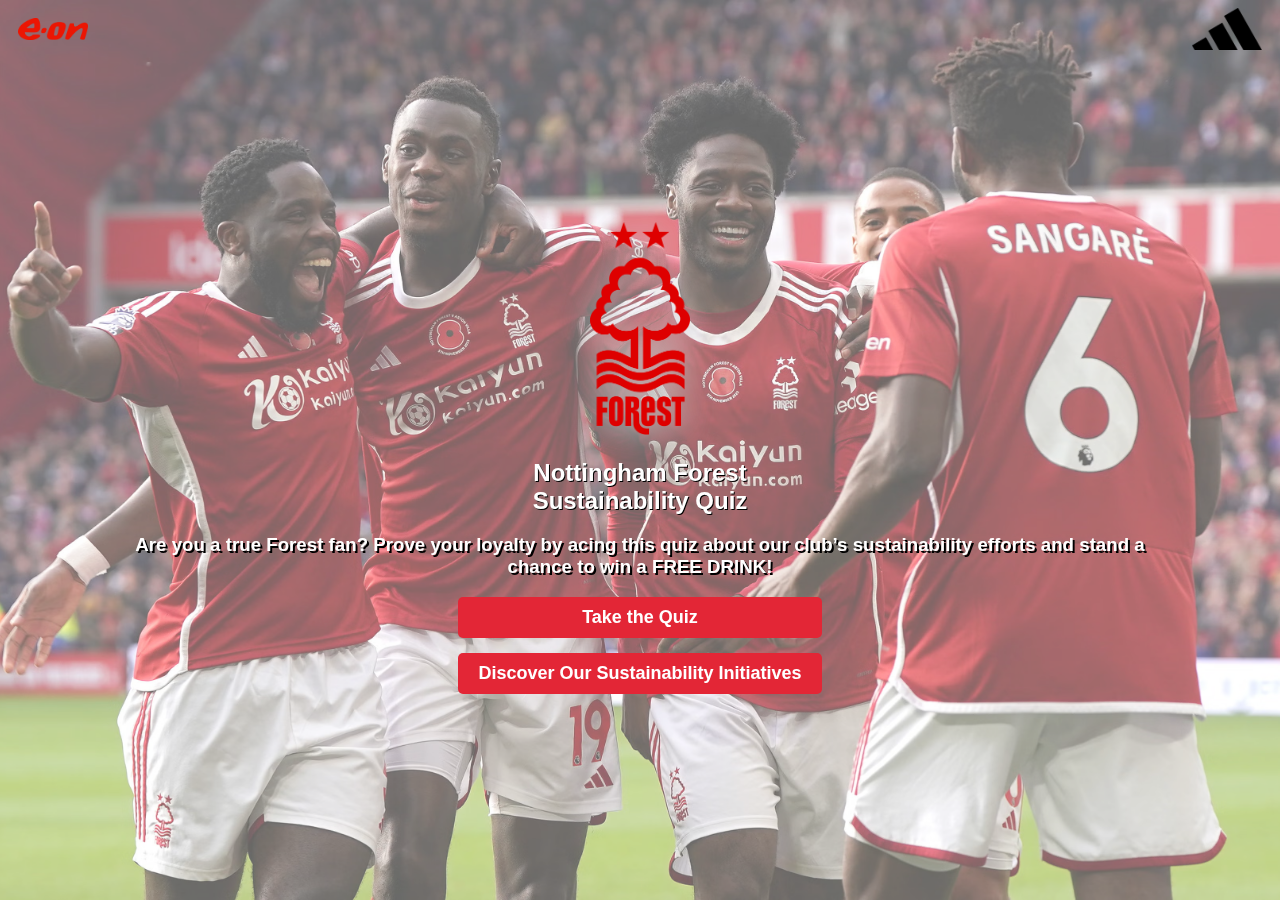
<file: index.html>
<!DOCTYPE html>
<html lang="en">
<head>
  <meta charset="UTF-8">
  <meta name="viewport" content="width=device-width, initial-scale=1.0">
  <title>Sustainability Quiz</title>
  <style>
    .bg-image {
      position: fixed;          /* 스크롤해도 화면에 고정 */
      top: 0; 
      left: 0;
      width: 100%;
      height: 100%;
      background: url("./background.jpg") no-repeat center center; /* 로컬 이미지 사용 예시 */
      background-size: cover;
      opacity: 0.6;             /* 이미지만 투명도 0.5 */
      z-index: -1;             /* 콘텐츠보다 뒤에 깔기 위해 음수 Z-인덱스 사용 */
    }

    .content { 
      font-family: Arial, sans-serif;
      margin: 0;
      padding: 0;
      display: flex;
      flex-direction: column;
      align-items: center;
      justify-content: center;
      min-height: 100vh;
      /* background-color: #e6f1fc; */
      color: #e32636;
    }

    .logo {
      text-align: center;
      margin-bottom: 20px;
    }

    .logo img {
      width: 100px;
      height: auto;
    }

    .title {
      font-size: 24px;
      font-weight: bold;
      /* margin-bottom: 10px; */
    }

    .button-container {
      display: flex;
      flex-direction: column;
      gap: 15px;
    }

    button {
      padding: 10px 20px;
      font-size: 18px;
      font-weight: bold;
      color: #fff;
      background-color: #e32636;
      border: none;
      border-radius: 5px;
      cursor: pointer;
      text-align: center;
      transition: background-color 0.3s ease;
    }

    button:hover {
      background-color: red;
    }

    .left-img {
      float: left; /* 왼쪽에 배치 */
      margin-top: 10px;
      margin-left: 10px; /* 이미지 오른쪽 여백 (선택 사항) */
    }
    .right-img {
      float: right; /* 오른쪽에 배치 */
      margin-right: 10px; /* 이미지 왼쪽 여백 (선택 사항) */
    }
    .logo-img {
      filter: drop-shadow(0px 2px 15px #c3c3c3);
    }
  </style>
</head>
<body>
  <div class="bg-image"></div>
  <img class="left-img" src="./Logo_E.ON.svg.png" alt="왼쪽 이미지" width="70" />
  <img class="right-img" src="./Adidas_2022_logo.svg.png" alt="오른쪽 이미지" width="70" />
  <div class="content">
    <div class="logo">
      <img class="logo-img" src="./Nottingham_Forest_F.C._logo.png" alt="Forest Logo">
    </div>
    <div class="title" style="text-align: center; color:white; text-shadow: 1px 1px black;">Nottingham Forest<br>Sustainability Quiz</div>
    <h3 style="text-align: center; color: white; padding-left: 20px; padding-right: 20px; text-shadow: 2px 2px black;">Are you a true Forest fan? Prove your loyalty by acing this quiz about our club’s sustainability efforts and stand a chance to win a FREE DRINK!</h3>
    <div class="button-container">
      <button onclick="startQuiz()">Take the Quiz</button>
      <button onclick="viewResults()">Discover Our Sustainability Initiatives</button>
      <!-- <button onclick="viewInfos()">Informations</button> -->
    </div>
  </div>
  <script>
    function startQuiz() {
        window.location.href = "./game.html";
    }

    function viewResults() {
        window.location.href = "https://www.nottinghamforest.co.uk/club-information/sustainability/";
    }

    function viewInfos() {
        window.location.href = "./informations.html";
    }
  </script>
</body>
</html>
</file>
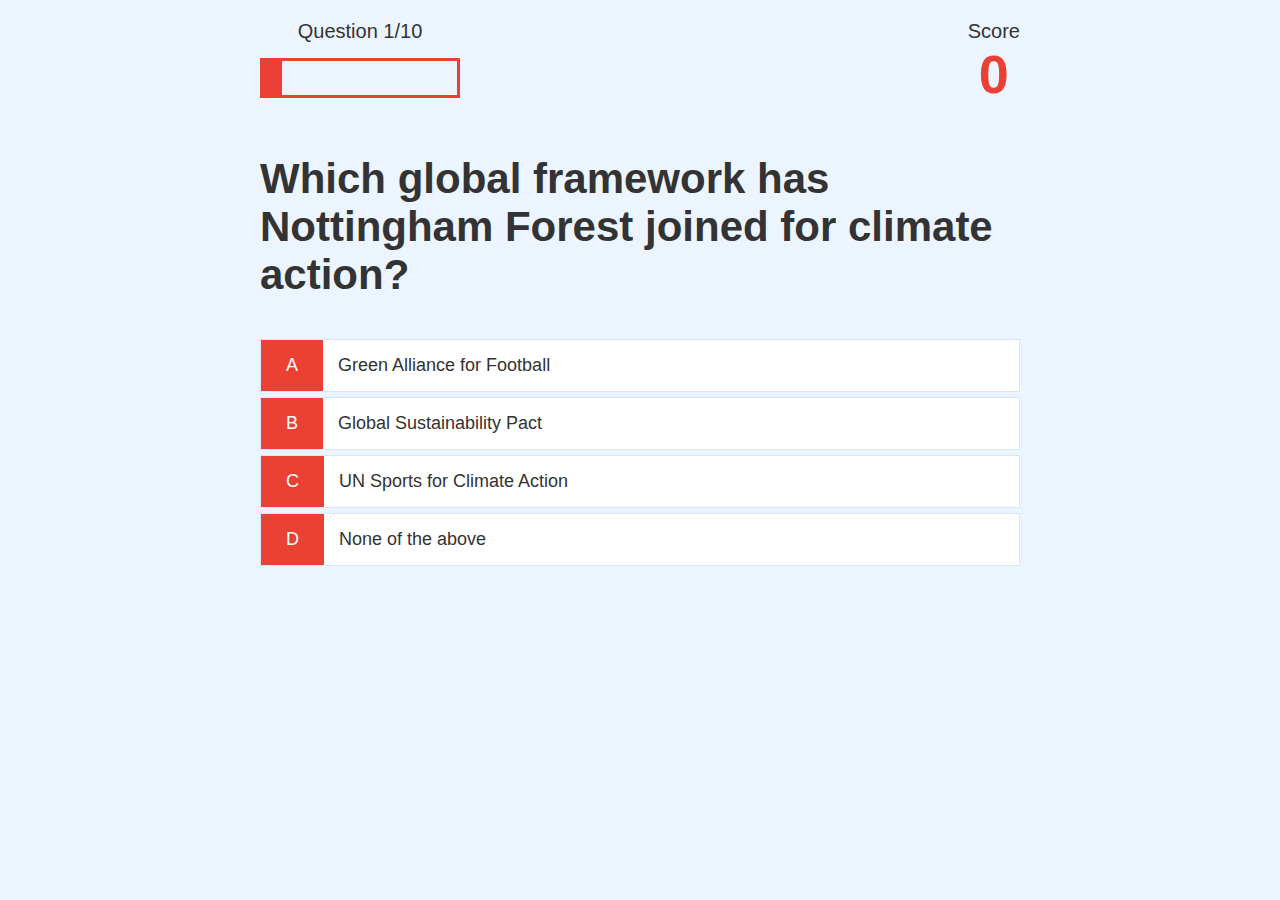
<file: game.html>
<!DOCTYPE html>
<html lang="en">
  <head>
    <meta charset="UTF-8" />
    <meta name="viewport" content="width=device-width, initial-scale=1.0" />
    <meta http-equiv="X-UA-Compatible" content="ie=edge" />
    <title>Quick Quiz - Play</title>
    <link rel="stylesheet" href="app.css" />
    <link rel="stylesheet" href="game.css" />
  </head>
  <body>
    <div class="container">
      <div id="loader"></div>
      <div id="game" class="justify-center flex-column hidden">
        <div id="hud">
          <div id="hud-item">
            <p id="progressText" class="hud-prefix">
              Question
            </p>
            <div id="progressBar">
              <div id="progressBarFull"></div>
            </div>
          </div>
          <div id="hud-item">
            <p class="hud-prefix">
              Score
            </p>
            <h1 class="hud-main-text" id="score">
              0
            </h1>
          </div>
        </div>
        <h2 id="question"></h2>
        <div class="choice-container">
          <p class="choice-prefix">A</p>
          <p class="choice-text" data-number="1"></p>
        </div>
        <div class="choice-container">
          <p class="choice-prefix">B</p>
          <p class="choice-text" data-number="2"></p>
        </div>
        <div class="choice-container">
          <p class="choice-prefix">C</p>
          <p class="choice-text" data-number="3"></p>
        </div>
        <div class="choice-container">
          <p class="choice-prefix">D</p>
          <p class="choice-text" data-number="4"></p>
        </div>
      </div>
    </div>
    <script src="game.js"></script>
    <script>
      function goBack() {
        window.history.back();
      }
    </script>
  </body>
</html>
</file>
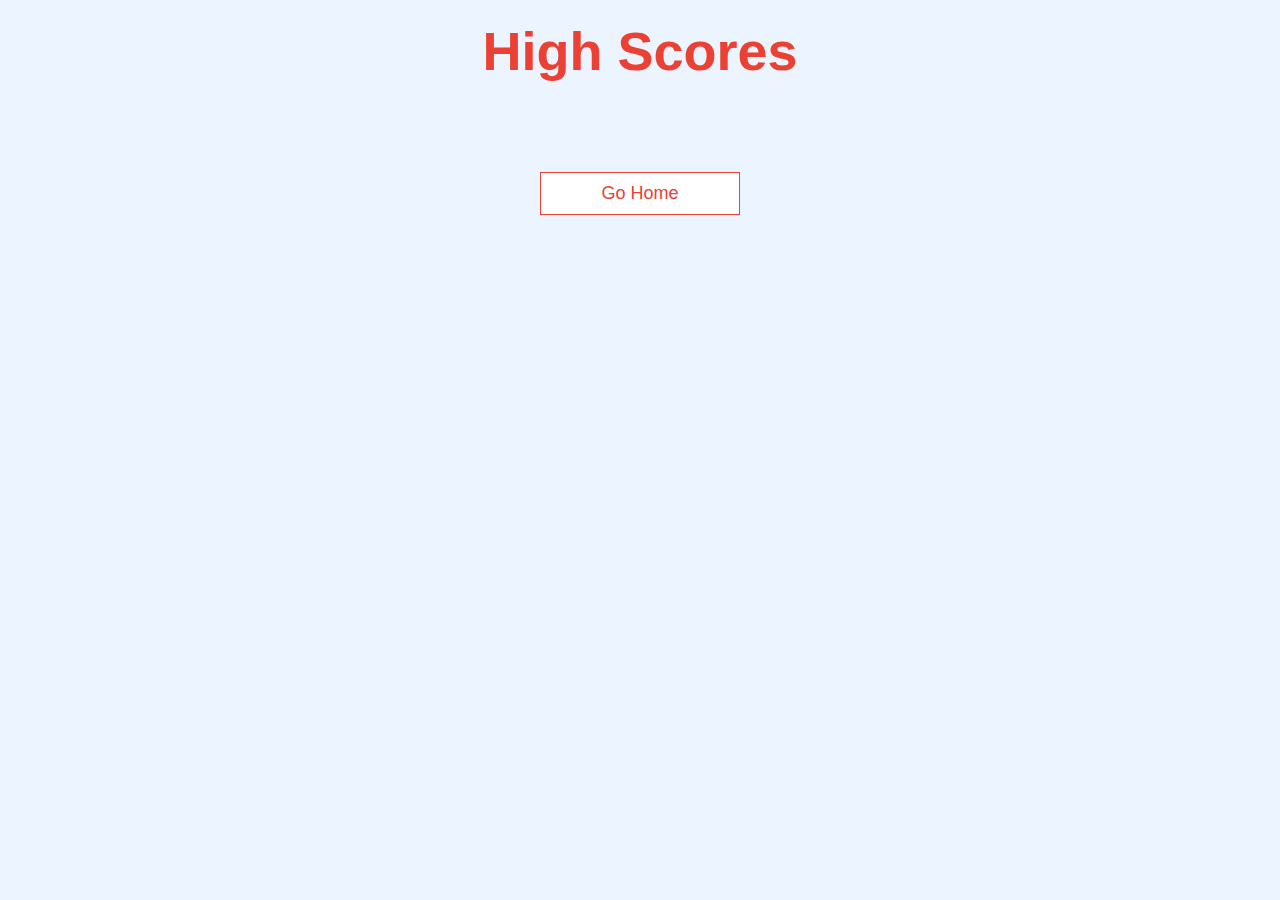
<file: highscores.html>
<!DOCTYPE html>
<html lang="en">
  <head>
    <meta charset="UTF-8" />
    <meta name="viewport" content="width=device-width, initial-scale=1.0" />
    <meta http-equiv="X-UA-Compatible" content="ie=edge" />
    <title>High Scores</title>
    <link rel="stylesheet" href="app.css" />
    <link rel="stylesheet" href="highscores.css" />
  </head>
  <body>
    <div class="container">
      <div id="highScores" class="flex-center flex-column">
        <h1 id="finalScore">High Scores</h1>
        <ul id="highScoresList"></ul>
        <a class="btn" href="./index.html">Go Home</a>
      </div>
    </div>
    <script src="highscores.js"></script>
  </body>
</html>
</file>
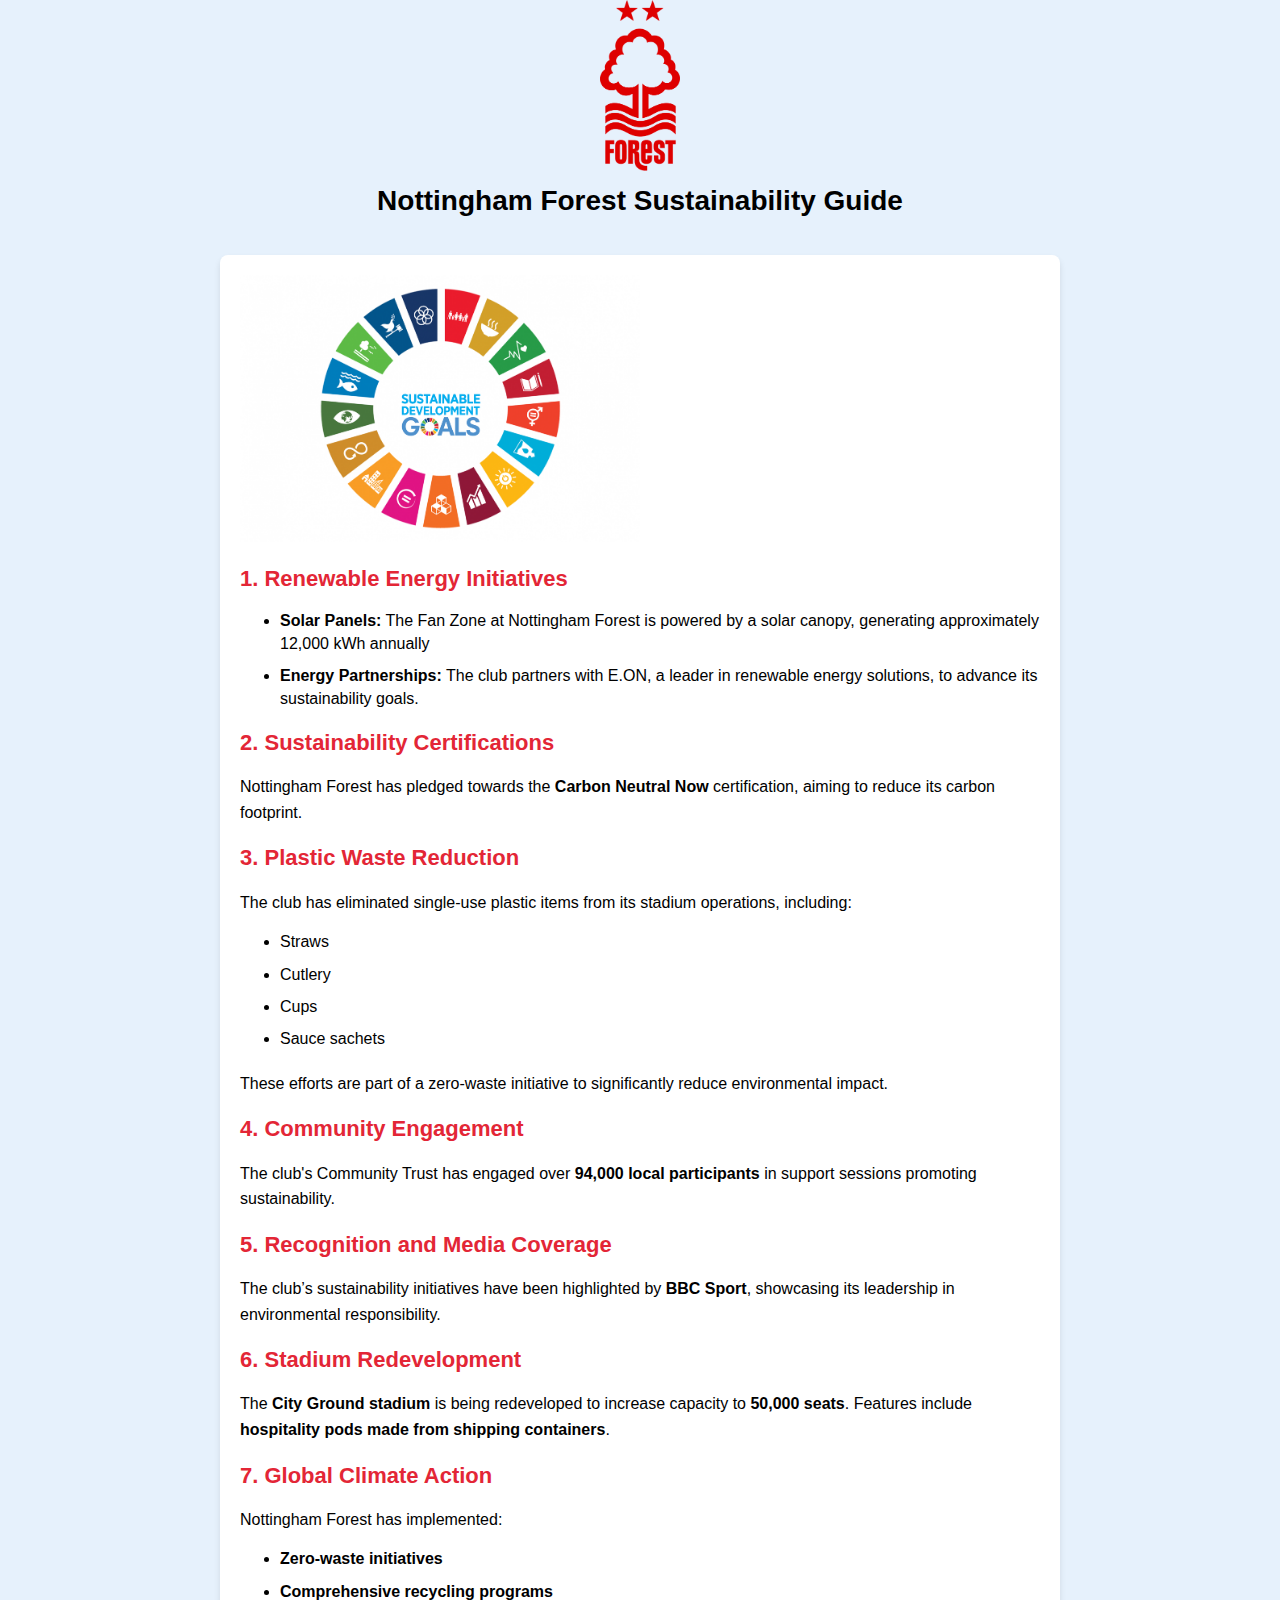
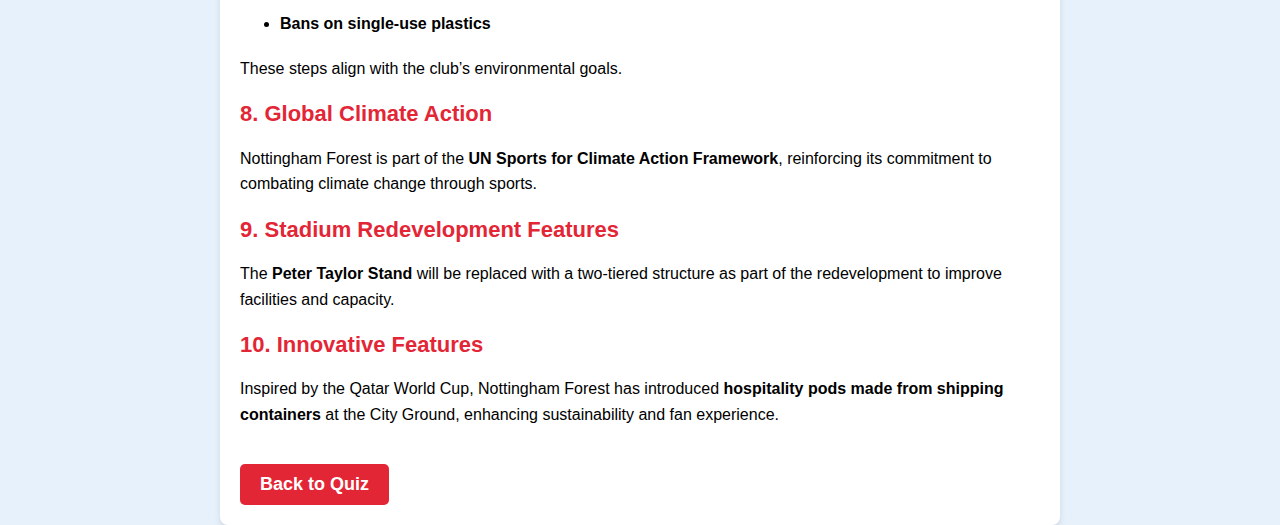
<file: informations.html>
<!DOCTYPE html>
<html lang="en">
<head>
  <meta charset="UTF-8">
  <meta name="viewport" content="width=device-width, initial-scale=1.0">
  <title>Nottingham Forest Sustainability Guide</title>
  <style>
    body {
      font-family: Arial, sans-serif;
      margin: 0;
      padding: 0;
      display: flex;
      flex-direction: column;
      align-items: center;
      justify-content: center;
      min-height: 100vh;
      background-color: #e6f1fc;
      color: #000000;
    }

    .header {
      text-align: center;
      margin-bottom: 20px;
    }

    .header img {
      width: 80px;
      height: auto;
    }

    .header h1 {
      font-size: 28px;
      font-weight: bold;
      margin-top: 10px;
    }

    .content {
      max-width: 800px;
      background: white;
      padding: 20px;
      border-radius: 8px;
      box-shadow: 0 4px 6px rgba(0, 0, 0, 0.1);
    }

    .content h2 {
      color: #e32636;
      font-size: 22px;
      margin-top: 20px;
    }

    .content p {
      font-size: 16px;
      line-height: 1.6;
    }

    .content ul {
      margin-top: 10px;
      margin-bottom: 20px;
    }

    .content ul li {
      margin-bottom: 10px;
      line-height: 1.4;
    }

    .back-button {
      margin-top: 20px;
      padding: 10px 20px;
      font-size: 18px;
      font-weight: bold;
      color: #fff;
      background-color: #e32636;
      border: none;
      border-radius: 5px;
      cursor: pointer;
      text-align: center;
      transition: background-color 0.3s ease;
    }

    .back-button:hover {
      background-color: #bf1f2d;
    }

    .sus-img {
        text-align: center;
        width: 400px;
    }
  </style>
</head>
<body>
  <div class="header">
    <img src="./Nottingham_Forest_F.C._logo.png" alt="Nottingham Forest Logo">
    <h1>Nottingham Forest Sustainability Guide</h1>
  </div>
  <div class="content">

    <img class="sus-img" src="./sustainability_goals.png" alt="Nottingham Forest Logo">

    <h2>1. Renewable Energy Initiatives</h2>
    <ul>
        <li><strong>Solar Panels:</strong> The Fan Zone at Nottingham Forest is powered by a solar canopy, generating approximately 12,000 kWh annually</li>
        <li><strong>Energy Partnerships:</strong> The club partners with E.ON, a leader in renewable energy solutions, to advance its sustainability goals.</li>
      </ul>

    <h2>2. Sustainability Certifications</h2>
    <p>Nottingham Forest has pledged towards the <strong>Carbon Neutral Now</strong> certification, aiming to reduce its carbon footprint.</p>

    <h2>3. Plastic Waste Reduction</h2>
    <p>The club has eliminated single-use plastic items from its stadium operations, including:</p>
    <ul>
      <li>Straws</li>
      <li>Cutlery</li>
      <li>Cups</li>
      <li>Sauce sachets</li>
    </ul>
    <p>These efforts are part of a zero-waste initiative to significantly reduce environmental impact.</p>

    <h2>4. Community Engagement</h2>
    <p>The club's Community Trust has engaged over <strong>94,000 local participants</strong> in support sessions promoting sustainability.</p>

    <h2>5. Recognition and Media Coverage</h2>
    <p>The club’s sustainability initiatives have been highlighted by <strong>BBC Sport</strong>, showcasing its leadership in environmental responsibility.</p>

    <h2>6. Stadium Redevelopment</h2>
    <p>The <strong>City Ground stadium</strong> is being redeveloped to increase capacity to <strong>50,000 seats</strong>. Features include <strong>hospitality pods made from shipping containers</strong>.</p>

    <h2>7. Global Climate Action</h2>
    <p>Nottingham Forest has implemented:</p>
    <ul>
        <li><strong>Zero-waste initiatives</strong></li>
        <li><strong>Comprehensive recycling programs</strong></li>
        <li><strong>Bans on single-use plastics</strong></li>
    </ul>
    <p>These steps align with the club’s environmental goals.</p>

    <h2>8. Global Climate Action</h2>
    <p>Nottingham Forest is part of the <strong>UN Sports for Climate Action Framework</strong>, reinforcing its commitment to combating climate change through sports.</p>

    <h2>9. Stadium Redevelopment Features</h2>
    <p>The <strong>Peter Taylor Stand</strong> will be replaced with a two-tiered structure as part of the redevelopment to improve facilities and capacity.</p>

    <h2>10. Innovative Features</h2>
    <p>Inspired by the Qatar World Cup, Nottingham Forest has introduced <strong>hospitality pods made from shipping containers</strong> at the City Ground, enhancing sustainability and fan experience.</p>

    <button class="back-button" onclick="goBack()">Back to Quiz</button>
  </div>

  <script>
    function goBack() {
        window.location.href = "./index.html";
    }
  </script>
</body>
</html>
</file>
<file: app.css>
:root {
  background-color: #ecf5ff;
  font-size: 62.5%;
}

* {
  box-sizing: border-box;
  font-family: Arial, Helvetica, sans-serif;
  margin: 0;
  padding: 0;
  color: #333;
}

h1,
h2,
h3,
h4 {
  margin-bottom: 1rem;
}

h1 {
  font-size: 5.4rem;
  color: #eb4034;
  margin-bottom: 5rem;
}

h1 > span {
  font-size: 2.4rem;
  font-weight: 500;
}

h2 {
  font-size: 4.2rem;
  margin-bottom: 4rem;
  font-weight: 700;
}

h3 {
  font-size: 2.8rem;
  font-weight: 500;
}

/* UTILITIES */

.container {
  width: 100vw;
  height: 100vh;
  /* display: flex; */
  justify-content: center;
  align-items: center;
  max-width: 80rem;
  margin: 0 auto;
  padding: 2rem;
}

.container > * {
  width: 100%;
}

.flex-column {
  display: flex;
  flex-direction: column;
}

.flex-center {
  justify-content: center;
  align-items: center;
}

.justify-center {
  justify-content: center;
}

.text-center {
  text-align: center;
}

.hidden {
  display: none;
}

/* BUTTONS */
.btn {
  font-size: 1.8rem;
  padding: 1rem 0;
  width: 20rem;
  text-align: center;
  border: 0.1rem solid #eb4034;
  margin-bottom: 1rem;
  text-decoration: none;
  color: #eb4034;
  background-color: white;
}

.btn:hover {
  cursor: pointer;
  box-shadow: 0 0.4rem 1.4rem 0 rgba(86, 185, 235, 0.5);
  transform: translateY(-0.1rem);
  transition: transform 150ms;
}

.btn[disabled]:hover {
  cursor: not-allowed;
  box-shadow: none;
  transform: none;
}

/* FORMS */
form {
  width: 100%;
  display: flex;
  flex-direction: column;
  align-items: center;
}

input {
  margin-bottom: 1rem;
  width: 20rem;
  padding: 1.5rem;
  font-size: 1.8rem;
  border: none;
  box-shadow: 0 0.1rem 1.4rem 0 rgba(86, 185, 235, 0.5);
}

input::placeholder {
  color: #aaa;
}
</file>
<file: game.css>
.header {
  width: 100%;
  display: flex;
  align-items: center;
  padding: 10px 20px;
  /* box-shadow: 0 2px 4px rgba(0, 0, 0, 0.1); */
  position: fixed;
  top: 0;
  left: 0;
  z-index: 1000;
}

.back-button {
  display: flex;
  align-items: center;
  justify-content: center;
  width: 40px;
  height: 40px;
  background-color: #e32636;
  border: none;
  border-radius: 50%;
  color: #fff;
  font-size: 18px;
  font-weight: bold;
  cursor: pointer;
  margin-right: 20px;
  box-shadow: 0 2px 4px rgba(0, 0, 0, 0.2);
  transition: background-color 0.3s ease;
}

.back-button:hover {
  background-color: #bf1f2d;
}

.choice-container {
  display: flex;
  margin-bottom: 0.5rem;
  width: 100%;
  font-size: 1.8rem;
  border: 0.1rem solid rgb(86, 165, 235, 0.25);
  background-color: white;
}

.choice-container:hover {
  cursor: pointer;
  box-shadow: 0 0.4rem 1.4rem 0 rgba(86, 185, 235, 0.5);
  transform: translateY(-0.1rem);
  transition: transform 150ms;
}

.choice-prefix {
  padding: 1.5rem 2.5rem;
  background-color: #eb4034;
  color: white;
}

.choice-text {
  padding: 1.5rem;
  width: 100%;
}

.correct {
  background-color: #28a745;
}

.incorrect {
  background-color: #dc3545;
}

/* HUD */

#hud {
  display: flex;
  justify-content: space-between;
}

.hud-prefix {
  text-align: center;
  font-size: 2rem;
}

.hud-main-text {
  text-align: center;
}

#progressBar {
  width: 20rem;
  height: 4rem;
  border: 0.3rem solid #eb4034;
  margin-top: 1.5rem;
}

#progressBarFull {
  height: 3.4rem;
  background-color: #eb4034;
  width: 0%;
}

/* LOADER */
#loader {
  border: 1.6rem solid white;
  border-radius: 50%;
  border-top: 1.6rem solid #eb4034;
  width: 12rem;
  height: 12rem;
  animation: spin 2s linear infinite;
}

@keyframes spin {
  0% {
    transform: rotate(0deg);
  }
  100% {
    transform: rotate(360deg);
  }
}
</file>
<file: highscores.css>
#highScoresList {
  list-style: none;
  padding-left: 0;
  margin-bottom: 4rem;
}

.high-score {
  font-size: 2.8rem;
  margin-bottom: 0.5rem;
}

.high-score:hover {
  transform: scale(1.025);
}
</file>
